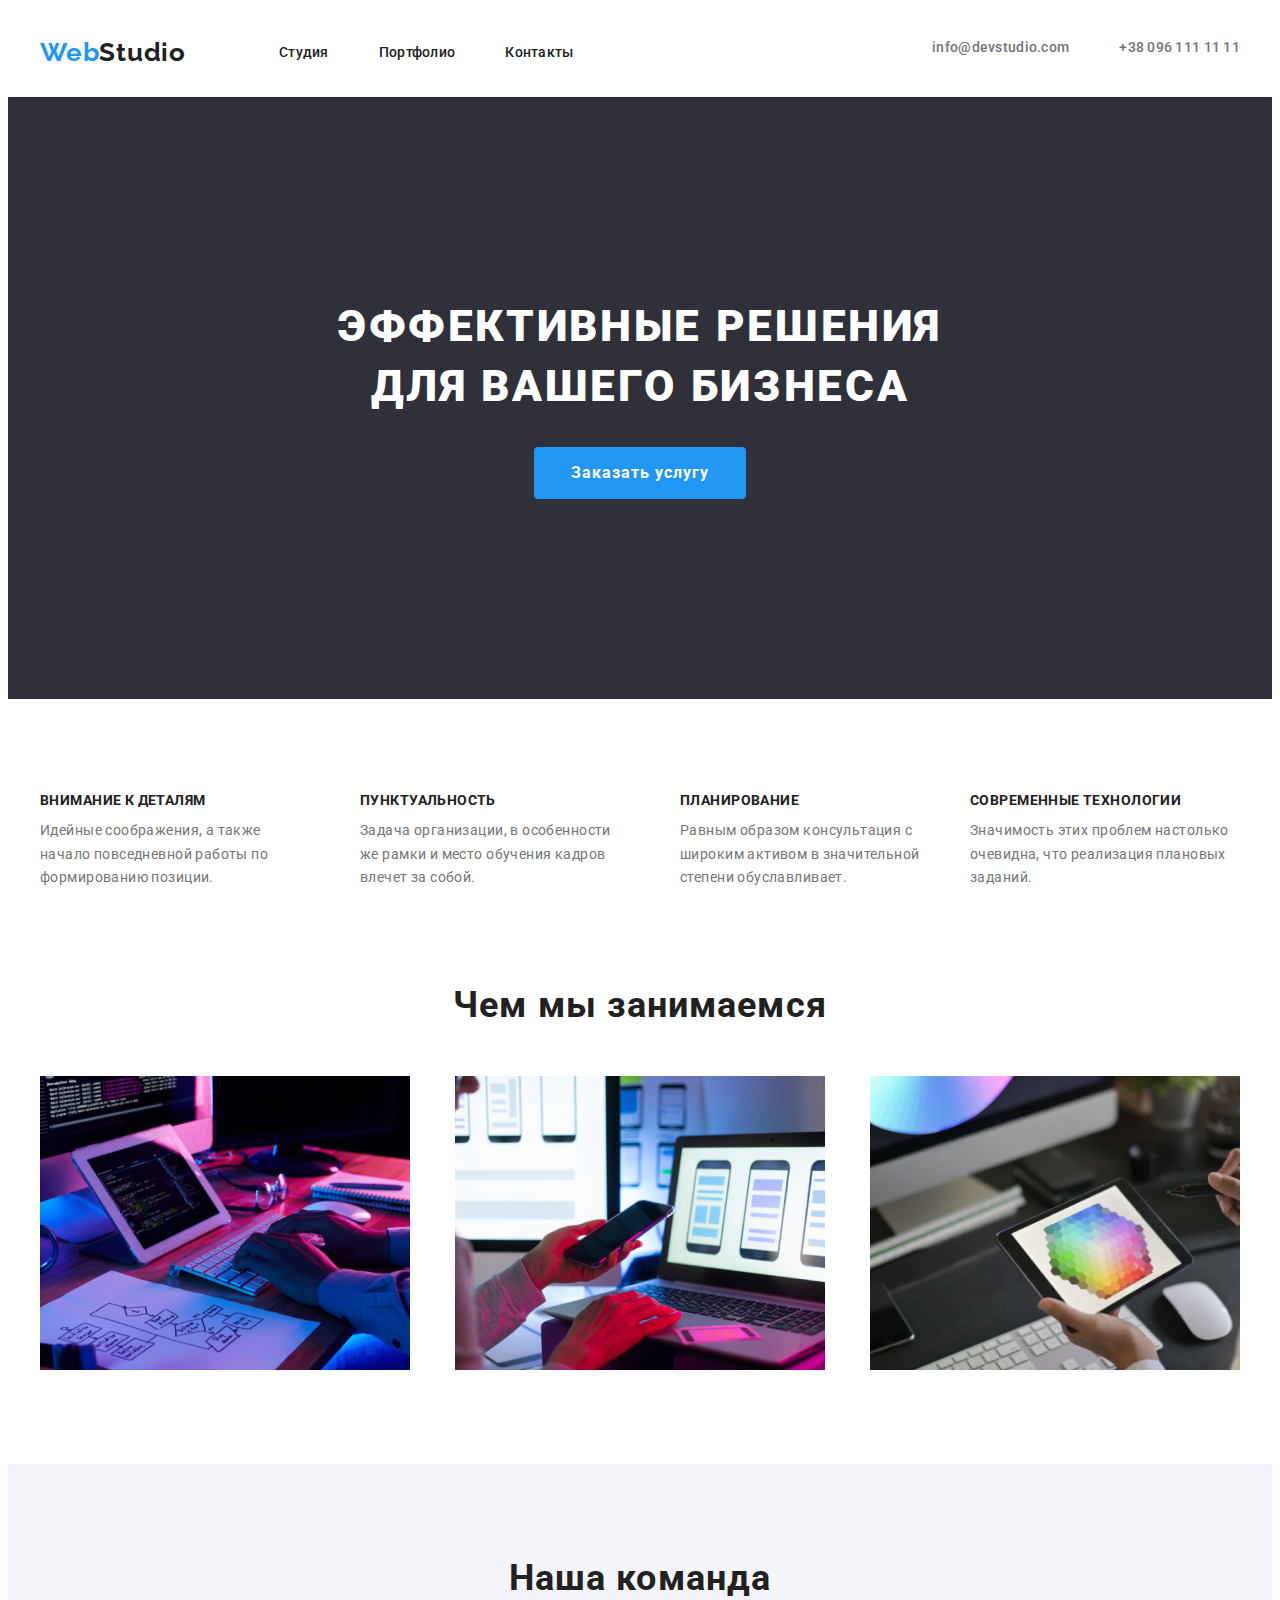
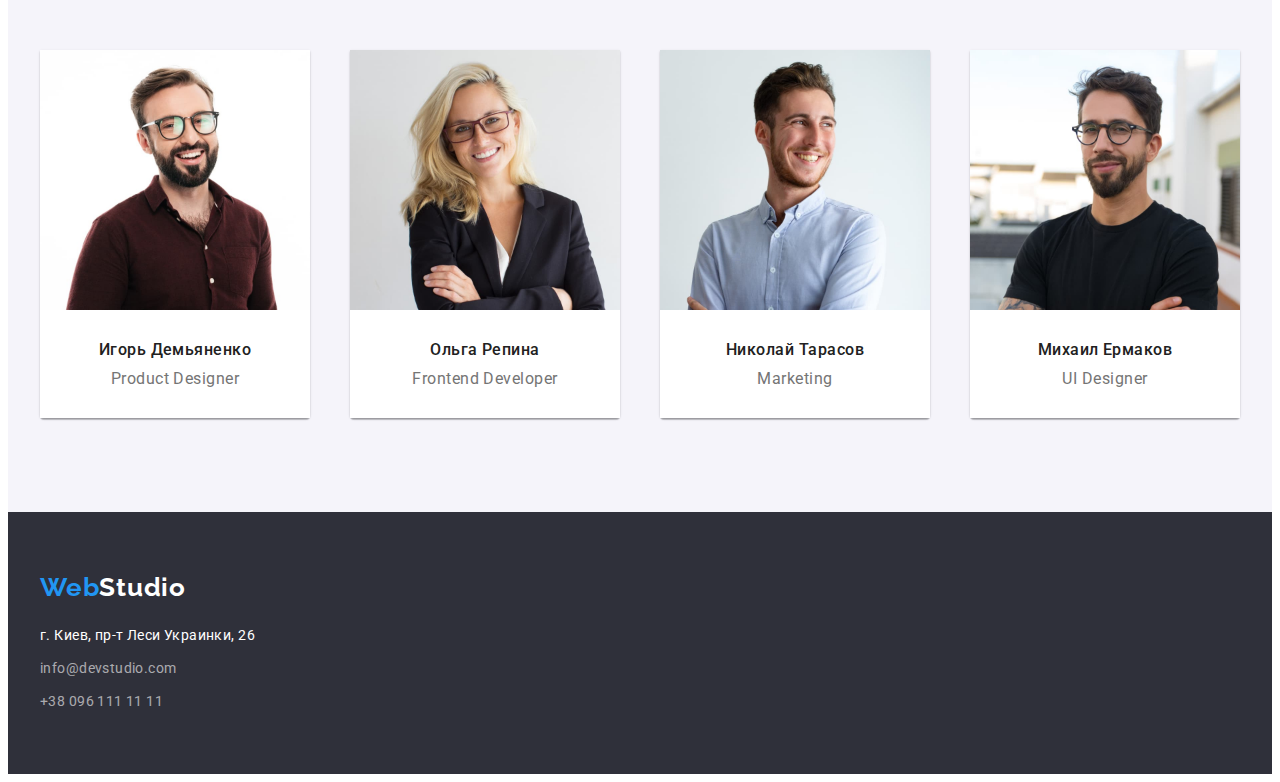
<file: index.html>
<!DOCTYPE html>
<html lang="ru">
  <head>
    <meta charset="UTF-8" />
    <meta http-equiv="X-UA-Compatible" content="IE=edge" />
    <meta name="viewport" content="width=device-width, initial-scale=1.0" />
    <title>Document</title>
    <link rel="preconnect" href="https://fonts.googleapis.com" />
    <link rel="preconnect" href="https://fonts.gstatic.com" crossorigin />
    <link
      href="https://fonts.googleapis.com/css2?family=Raleway:wght@400;500;600;700&display=swap"
      rel="stylesheet"
    />
    <link rel="preconnect" href="https://fonts.googleapis.com" />
    <link rel="preconnect" href="https://fonts.gstatic.com" crossorigin />
    <link
      href="https://fonts.googleapis.com/css2?family=Raleway:wght@400;500;600;700&family=Roboto:wght@400;500;700&display=swap"
      rel="stylesheet"
    />
    <link
      rel="stylesheet"
      href="https://cdnjs.cloudflare.com/ajax/libs/modern-normalize/1.1.0/modern-normalize.min.css"
      integrity="sha512-wpPYUAdjBVSE4KJnH1VR1HeZfpl1ub8YT/NKx4PuQ5NmX2tKuGu6U/JRp5y+Y8XG2tV+wKQpNHVUX03MfMFn9Q=="
      crossorigin="anonymous"
      referrerpolicy="no-referrer"
    />
    <link rel="stylesheet" href="./css/style.css" />
  </head>
  <body>
    <!--  Header -->

    <header class="header">
      <div class="container">
        <div class="header-content">
          <a href="" class="link-logo"><span class="logo">Web</span>Studio</a>

          <ul class="nav-list list">
            <li class="nav-item">
              <a class="link nav-link" href="">Студия</a>
            </li>
            <li class="nav-item">
              <a class="link nav-link" href="portfolio.html">Портфолио</a>
            </li>
            <li class="nav-item">
              <a class="link nav-link" href="#">Контакты</a>
            </li>
          </ul>

          <ul class="list-contact">
            <li class="contact-item">
              <a class="link contact-link" href="mailto:info@devstudio.com"
                >info@devstudio.com</a
              >
            </li>
            <li class="contact-item">
              <a class="link contact-link" href="tel:+380961111111"
                >+38 096 111 11 11</a
              >
            </li>
          </ul>
        </div>
      </div>
    </header>

    <!--  Hero  -->

    <section class="hero">
      <div class="container">
        <h1 class="hero-title">Эффективные решения для вашего бизнеса</h1>
        <button type="button" class="hero-btn">Заказать услугу</button>
      </div>
    </section>

    <!--  Work  -->

    <section class="section-work">
      <div class="container">
        <h2 class="visually-hidden">Особенности</h2>
        <ul class="work-list list">
          <li class="work-item">
            <h3 class="work-title">Внимание к деталям</h3>
            <p class="work-after-title">
              Идейные соображения, а также начало повседневной работы по
              формированию позиции.
            </p>
          </li>
          <li class="work-item">
            <h3 class="work-title">Пунктуальность</h3>
            <p class="work-after-title">
              Задача организации, в особенности же рамки и место обучения кадров
              влечет за собой.
            </p>
          </li>
          <li class="work-item">
            <h3 class="work-title">Планирование</h3>
            <p class="work-after-title">
              Равным образом консультация с широким активом в значительной
              степени обуславливает.
            </p>
          </li>
          <li>
            <h3 class="work-title">Современные технологии</h3>
            <p class="work-after-title">
              Значимость этих проблем настолько очевидна, что реализация
              плановых заданий.
            </p>
          </li>
        </ul>
      </div>
    </section>

    <!-- Example  -->

    <section class="section">
      <div class="container">
        <h2 class="example-title">Чем мы занимаемся</h2>
        <ul class="example-list list">
          <li class="example-item">
            <img src="./images/img.png" width="370" alt="Работа на планшете" />
          </li>
          <li class="example-item">
            <img
              src="./images/img1.png"
              width="370"
              alt="Работа с мобильными приложениями"
            />
          </li>
          <li class="example-item">
            <img
              src="./images/img2.png"
              width="370"
              alt="Цветовой шестиугольник Иттена"
            />
          </li>
        </ul>
      </div>
    </section>

    <!--  Team   -->

    <section class="section-team">
      <div class="container">
        <h2 class="primary-team-title">Наша команда</h2>
        <ul class="team-list list">
          <li class="team-item">
            <img
              src="./images/dem.jpg"
              width="270"
              height="260"
              alt="Игорь Демьяненко"
            />
            <div class="container-team-item">
              <h3 class="team-title">Игорь Демьяненко</h3>
              <p class="team-after-title">Product Designer</p>
            </div>
          </li>
          <li class="team-item">
            <img
              src="./images/rep.jpg"
              width="270"
              height="260"
              alt="Ольга Репина"
            />
            <div class="container-team-item">
              <h3 class="team-title">Ольга Репина</h3>
              <p class="team-after-title">Frontend Developer</p>
            </div>
          </li>
          <li class="team-item">
            <img
              src="./images/tar.jpg"
              width="270"
              height="260"
              alt="Николай Тарасов"
            />
            <div class="container-team-item">
              <h3 class="team-title">Николай Тарасов</h3>
              <p class="team-after-title">Marketing</p>
            </div>
          </li>
          <li class="team-item">
            <img
              src="./images/erm.jpg"
              width="270"
              height="260"
              alt="Михаил Ермаков"
            />
            <div class="container-team-item">
              <h3 class="team-title">Михаил Ермаков</h3>
              <p class="team-after-title">UI Designer</p>
            </div>
          </li>
        </ul>
      </div>
    </section>

    <!--  Footer      -->

    <footer class="footer">
      <div class="container">
        <a href="" class="footer-logo"><span class="logo">Web</span>Studio</a>
        <address>
          <ul class="footer-contact list">
            <li class="contact-item">
              <a class="footer-address" href=""
                >г. Киев, пр-т Леси Украинки, 26</a
              >
            </li>
            <li class="contact-item">
              <a class="link footer-link" href="mailto:info@devstudio.com"
                >info@devstudio.com</a
              >
            </li>
            <li class="contact-item">
              <a class="link footer-link" href="tel:+380961111111"
                >+38 096 111 11 11</a
              >
            </li>
          </ul>
        </address>
      </div>
    </footer>
  </body>
</html>
</file>
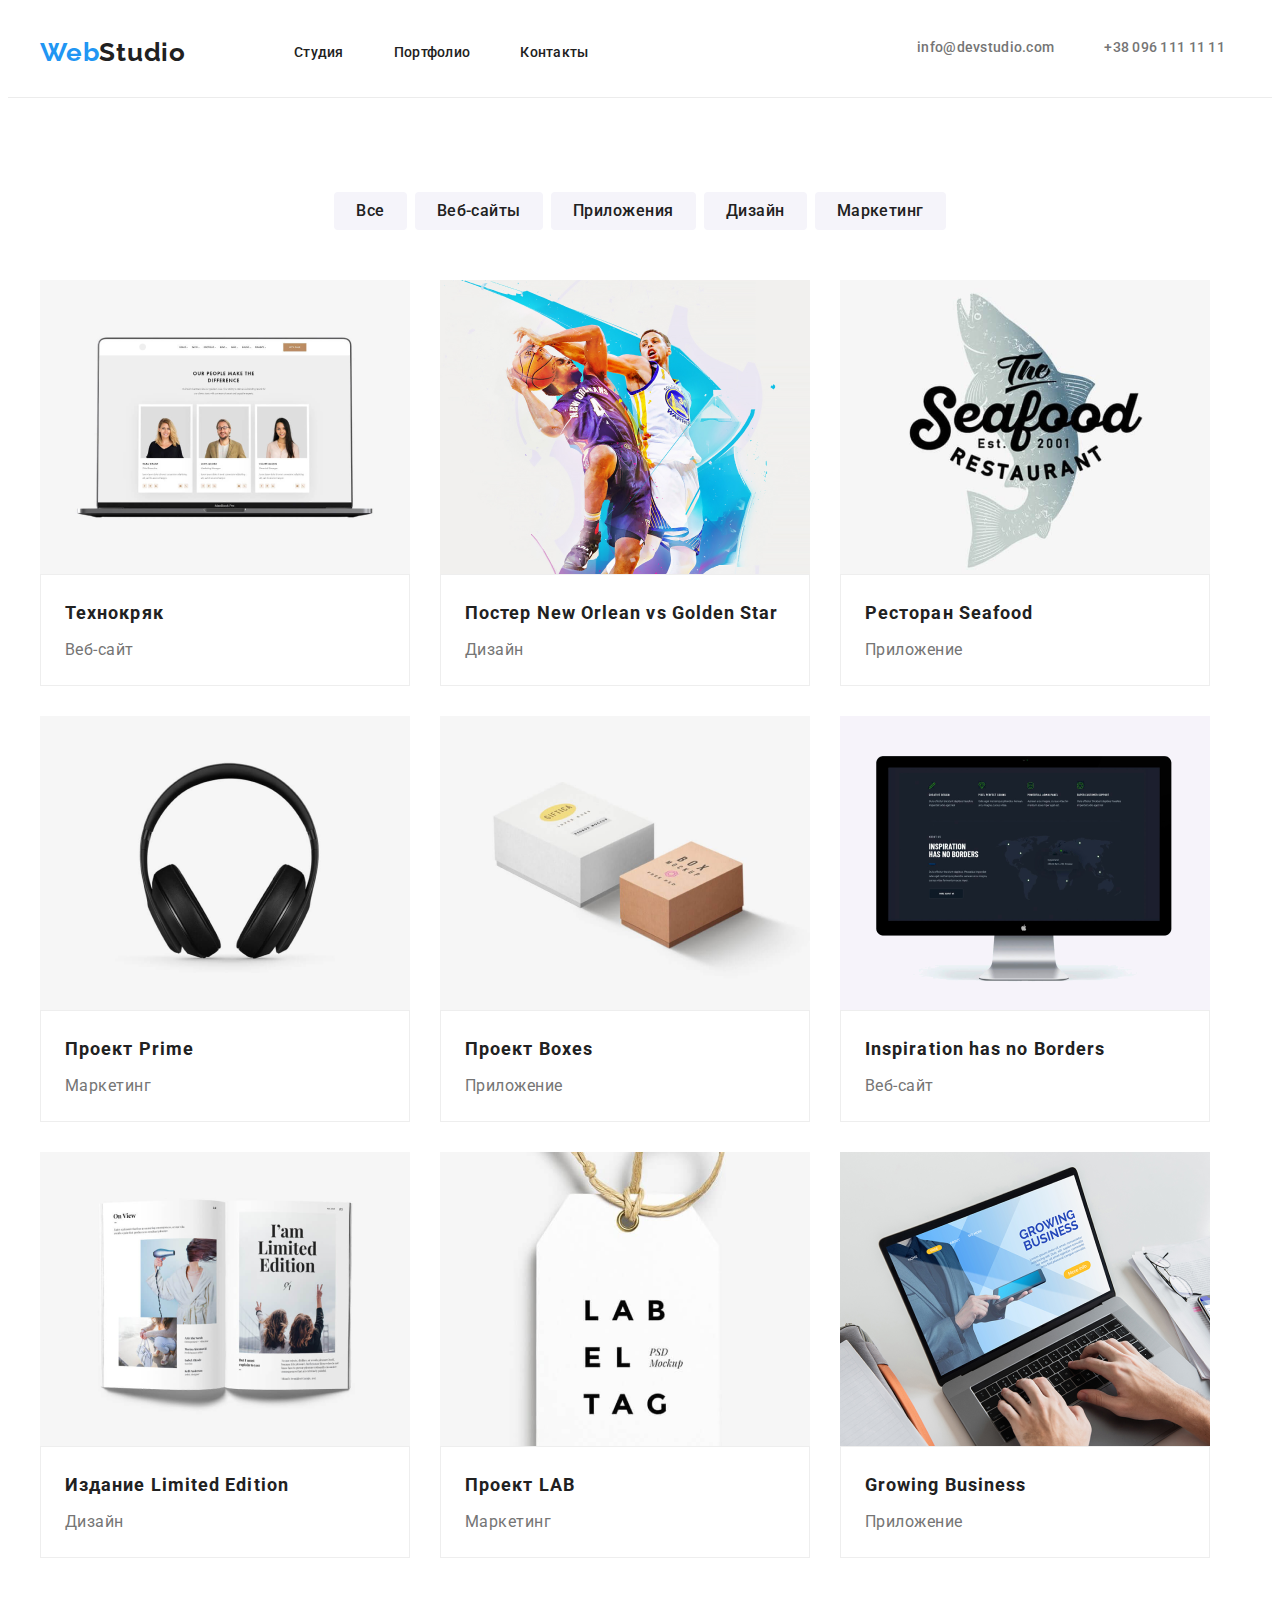
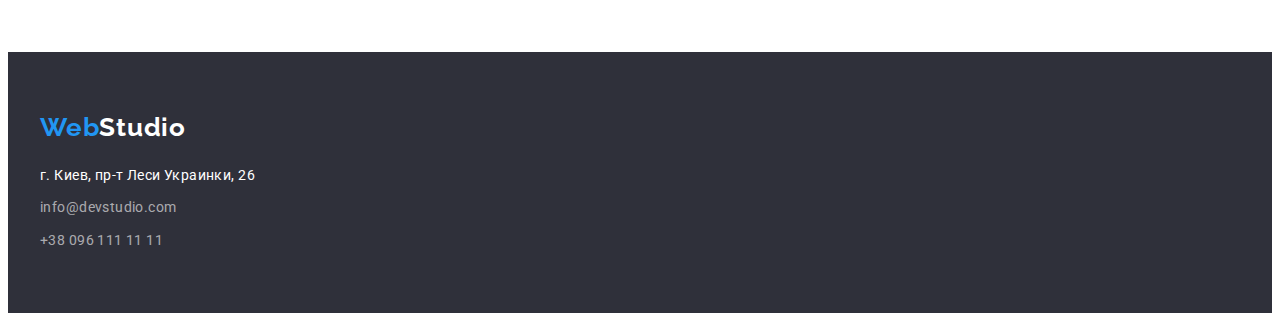
<file: portfolio.html>
<!DOCTYPE html>
<html lang="ru">
  <head>
    <meta charset="UTF-8" />
    <meta http-equiv="X-UA-Compatible" content="IE=edge" />
    <meta name="viewport" content="width=device-width, initial-scale=1.0" />
    <title>Portfolio</title>
    <link rel="preconnect" href="https://fonts.googleapis.com" />
    <link rel="preconnect" href="https://fonts.gstatic.com" crossorigin />
    <link rel="preconnect" href="https://fonts.googleapis.com" />
    <link rel="preconnect" href="https://fonts.gstatic.com" crossorigin />
    <link
      href="https://fonts.googleapis.com/css2?family=Raleway:wght@400;500;600;700&family=Roboto:wght@400;500;700&display=swap"
      rel="stylesheet"
    />
    <link
      rel="stylesheet"
      href="https://cdnjs.cloudflare.com/ajax/libs/modern-normalize/1.1.0/modern-normalize.min.css"
      integrity="sha512-wpPYUAdjBVSE4KJnH1VR1HeZfpl1ub8YT/NKx4PuQ5NmX2tKuGu6U/JRp5y+Y8XG2tV+wKQpNHVUX03MfMFn9Q=="
      crossorigin="anonymous"
      referrerpolicy="no-referrer"
    />
    <link rel="stylesheet" href="./css/style.css" />
  </head>
  <body>

    <!-- Header  -->

        <header class="header-portfolio">
          <div class="container">
             <div class="header-content">
          <a href="" class="link-logo"><span class="logo">Web</span>Studio</a>
          <nav class="header-nav">
            <ul class="nav-list list">
              <li class="nav-item">
                <a class="link nav-link" href="index.html">Студия</a>
              </li>
              <li class="nav-item">
                <a class="link nav-link" href="">Портфолио</a>
              </li>
              <li class="nav-item">
                <a class="link nav-link" href="#">Контакты</a>
              </li>
            </ul>

            <ul class="list-contact">
              <li class="contact-item">
                <a class="link contact-link" href="mailto:info@devstudio.com"
                  >info@devstudio.com</a
                >
              </li>
              <li class="contact-item">
                <a class="link contact-link" href="tel:+380961111111"
                  >+38 096 111 11 11</a
                >
              </li>
            </ul>
          </nav>
          </div>
          </div>
        </header>
      </div>

      <!--  Filter  -->

      <section class="section">
        <div class="container">
        <h2 class="visually-hidden">Наши проекты</h2>
        <ul class="filter-list list">
          <li class="filter-item">
            <button class="filter-btn" type="button">Все</button>
          </li>
          <li class="filter-item">
            <button class="filter-btn" type="button">Веб-сайты</button>
          </li>
          <li class="filter-item">
            <button class="filter-btn" type="button">Приложения</button>
          </li>
          <li class="filter-item">
            <button class="filter-btn" type="button">Дизайн</button>
          </li>
          <li class="filter-item">
            <button class="filter-btn" type="button">Маркетинг</button>
          </li>
        </ul>

        <!--  Project  -->

        
          <ul class="project-list list">
            <li class="project-item">
              <a class="project-link link" href="">
                <img src="./images/img3.png" alt="Сайт на экране ноутбука" />
                <div class="project-box">
                  <h2 class="project-title">Технокряк</h2>
                  <p class="project-text">Веб-сайт</p>
                </div>
              </a>
            </li>
            <li class="project-item">
              <a class="project-link link" href="">
                <img src="./images/img4.png" alt="Двое играют в баскетбол" />
                <div class="project-box">
                  <h2 class="project-title">
                    Постер New Orlean vs Golden Star
                  </h2>
                  <p class="project-text">Дизайн</p>
                </div>
              </a>
            </li>
            <li class="project-item">
              <a class="project-link link" href="">
                <img src="./images/img5.png" alt="Логотип ресторана" />
                <div class="project-box">
                  <h2 class="project-title">Ресторан Seafood</h2>
                  <p class="project-text">Приложение</p>
                </div>
              </a>
            </li>
            <li class="project-item">
              <a class="project-link link" href="">
                <img src="./images/img6.png" alt="Наушники" />
                <div class="project-box">
                  <h2 class="project-title">Проект Prime</h2>
                  <p class="project-text">Маркетинг</p>
                </div>
              </a>
            </li>
            <li class="project-item">
              <a class="project-link link" href="">
                <img src="./images/img7.png" alt="Две коробки" />
                <div class="project-box">
                  <h2 class="project-title">Проект Boxes</h2>
                  <p class="project-text">Приложение</p>
                </div>
              </a>
            </li>
            <li class="project-item">
              <a class="project-link link" href="">
                <img src="./images/img8.png" alt="Карта мира" />
                <div class="project-box">
                  <h2 class="project-title">Inspiration has no Borders</h2>
                  <p class="project-text">Веб-сайт</p>
                </div>
              </a>
            </li>
            <li class="project-item">
              <a class="project-link link" href="">
                <img
                  src="./images/img9.png"
                  width="370"
                  alt="Страницы журнала"
                />
                <div class="project-box">
                  <h2 class="project-title">Издание Limited Edition</h2>
                  <p class="project-text">Дизайн</p>
                </div>
              </a>
            </li>
            <li class="project-item">
              <a class="project-link link" href="">
                <img src="./images/img10.png" alt="Бумажная бирка" />
                <div class="project-box">
                  <h2 class="project-title">Проект LAB</h2>
                  <p class="project-text">Маркетинг</p>
                </div>
              </a>
            </li>
            <li class="project-item">
              <a class="project-link link" href="">
                <img
                  src="./images/img11.png"
                  alt="Руки на клавиатуре ноутбука"
                />
                <div class="project-box">
                  <h2 class="project-title">Growing Business</h2>
                  <p class="project-text">Приложение</p>
                </div>
              </a>
            </li>
          </ul>
        
        </div>
      </section>

      <!-- Footer2- -->

      <footer class="footer">
       <div class="container">
        <a href="" class="footer-logo"><span class="logo">Web</span>Studio</a>
        <address>
          <ul class="footer-contact list">
            <li class="contact-item">
              <a class="footer-address" href=""
                >г. Киев, пр-т Леси Украинки, 26</a
              >
            </li>
            <li class="contact-item">
              <a class="link footer-link" href="mailto:info@devstudio.com"
                >info@devstudio.com</a
              >
            </li>
            <li class="contact-item">
              <a class="link footer-link" href="tel:+380961111111"
                >+38 096 111 11 11</a
              >
            </li>
          </ul>
        </address>
      </div>
    </footer>
    </div>
  </body>
</html>
</file>
<file: css/style.css>
-html {
  box-sizing: border-box;
}

:root {
  --primary-text-color: #212121;
  --secondary-text-color: rgba(117, 117, 117, 1);
  --primary-title-color: #212121;
  --secondary-title-color: #ffffff;
  --link-color: #757575;
  --primary-button-color: rgba(33, 33, 33, 1);
  --secondary-button-color: rgba(255, 255, 255, 0.6);
  --primary-background-button: #f5f4fa;
  --secondary-background-button: #188ce8;
  --accent-color: #2196f3;
}

*,
*::before,
*::after {
  box-sizing: inherit;
}

body {
  font-family: Roboto, sans-serif;
  font-size: 14px;
  line-height: 1.71;
  color: var(--secondary-text-color);
}

h1,
h2,
h3,
h4,
p,
li {
  margin: 0;
}

img {
  display: block;
  max-width: 100%;
  height: auto;
}

ul {
  padding-inline-start: 0;
  margin: 0;
}

.list {
  list-style: none;
}

.link {
  text-decoration: none;
}

.container {
  width: 1200px;
  margin-left: auto;
  margin-right: auto;
  padding-left: 15px;
  padding-right: 15px;
}

.section {
  padding-top: 94px;
  padding-bottom: 94px;
}

/* -------------Header------------- */

.header-portfolio {
  border-bottom: 1px solid #ececec;
}

.header-content {
  display: flex;
  align-items: center;
  margin-left: auto;
  margin-right: auto;
}
.header-nav {
  display: flex;
  align-items: center;
  margin-left: auto;
  margin-right: auto;
  width: 1200px;
  padding-left: 15px;
  padding-right: 15px;
}

.link-logo {
  font-family: Raleway;
  font-weight: 700;
  font-size: 26px;
  line-height: 1.19;
  letter-spacing: 0.03em;
  color: var(--primary-title-color);
  text-decoration: none;
}

.logo {
  color: var(--accent-color);
}

.nav-list {
  display: flex;
  margin-left: 93px;
}

.nav-list .nav-item + .nav-item {
  margin-left: 50px;
}

.list-contact {
  display: flex;
  list-style: none;
  margin-left: auto;
}

.list-contact .contact-item + .contact-item {
  margin-left: 50px;
}

.nav-link,
.contact-link {
  display: block;
  padding-top: 32px;
  padding-bottom: 32px;
  color: var(--primary-text-color);
  font-weight: 500;
  font-size: 14px;
  line-height: 1.14;
  letter-spacing: 0.02em;
}

.contact-link {
  color: var(--link-color);
}

.nav-link:hover,
.nav-link:focus {
  color: var(--accent-color);
}

.contact-link:hover,
.contact-link:focus {
  color: var(--accent-color);
}

/* -----------Hero------------ */

.hero {
  background-color: rgba(47, 48, 58, 1);
  padding-top: 200px;
  padding-bottom: 200px;
}

/* .hero-content { */
/* margin: 0 auto; */
/* text-align: center; */
/* } */

.hero-title {
  display: block;
  margin-left: auto;
  margin-right: auto;
  text-align: center;
  width: 696px;
  font-weight: 900;
  font-size: 44px;
  line-height: 1.36;
  letter-spacing: 0.06em;
  text-transform: uppercase;
  color: var(--secondary-title-color);
}

.hero-btn {
  display: block;
  cursor: pointer;
  font-family: inherit;
  font-weight: 700;
  font-size: 16px;
  line-height: 1.87;
  letter-spacing: 0.06em;
  border-radius: 4px;
  margin-top: 30px;

  width: 200px;
  height: 50px;

  color: var(--secondary-title-color);
  background: var(--accent-color);
  border: none;
  margin-left: auto;
  margin-right: auto;
  align-items: center;
}

.hero-btn:hover,
.hero-btn:focus {
  background: var(--secondary-background-button);
}

/* ------------Work------------- */

.visually-hidden {
  position: absolute;
  width: 1px;
  height: 1px;
  margin: -1px;
  padding: 0;
  overflow: hidden;
  border: 0;
  clip: rect(0 0 0 0);
}

.section-work {
  padding-top: 94px;
  padding-bottom: 0;
}

.work-list {
  display: flex;
  justify-content: space-between;
}

.work-item {
  margin-left: 30px;
}

.work-list .work-item:first-child {
  margin-left: 0;
}

.work-title {
  font-weight: 700;
  font-size: 14px;
  line-height: 1.14;
  letter-spacing: 0.03em;
  text-transform: uppercase;
  color: var(--primary-title-color);
  margin-bottom: 10px;
}

.work-after-title {
  width: 270px;
  letter-spacing: 0.03em;
  color: var(--secondary-text-color);
}

/* --------Example----------- */

.example-list {
  display: flex;
  justify-content: space-between;
}

.example-title {
  font-weight: 700;
  font-size: 36px;
  line-height: 42px;
  text-align: center;
  letter-spacing: 0.03em;
  color: var(--primary-title-color);
  margin-top: 0;
  margin-bottom: 50px;
}

.example-item {
  margin-left: 30px;
}

.example-list .example-item:first-child {
  margin-left: 0;
}

/* -------------Team------------- */

.section-team {
  background: #f5f4fa;
  padding-top: 94px;
  padding-bottom: 94px;
}

.team-list {
  display: flex;
  justify-content: space-between;
  /* margin-left: auto; */
  /* margin-right: auto; */
  margin-top: 50px;
}

.team-item {
  margin-left: 30px;
  box-shadow: 0px 1px 3px rgba(0, 0, 0, 0.12), 0px 1px 1px rgba(0, 0, 0, 0.14),
    0px 2px 1px rgba(0, 0, 0, 0.2);
  border-radius: 0px 0px 4px 4px;
}

.team-list .team-item:first-child {
  margin-left: 0;
}

.primary-team-title {
  font-weight: 700;
  font-size: 36px;
  line-height: 1.16;
  text-align: center;
  letter-spacing: 0.03em;
  color: var(--primary-title-color);
}

.team-title {
  font-weight: 500;
  font-size: 16px;
  line-height: 1.19;
  letter-spacing: 0.03em;
  color: var(--primary-title-color);
  text-align: center;
}

.team-after-title {
  font-weight: 400;
  font-size: 16px;
  line-height: 1.19;
  letter-spacing: 0.03em;
  color: var(--secondary-text-color);
  margin-top: 10px;
  text-align: center;
}

.container-team-item {
  background: var(--secondary-title-color);
  padding-top: 30px;
  padding-bottom: 30px;
}

/* -----------Footer------------ */

.footer {
  background-color: rgba(47, 48, 58, 1);
  padding-top: 60px;
  padding-bottom: 60px;
}

.footer-logo {
  font-family: Raleway;
  font-weight: 700;
  font-size: 26px;
  line-height: 1.19;
  letter-spacing: 0.03em;
  text-decoration: none;
  color: var(--secondary-title-color);
}

address {
  font-style: normal;
}

.footer-address {
  font-weight: 400;
  font-size: 14px;
  line-height: 1.71;
  letter-spacing: 0.03em;
  color: var(--secondary-title-color);
  text-decoration: none;
}

.footer-address:hover,
.footer-address:focus {
  color: var(--secondary-title-color);
}

.footer-contact {
  margin-top: 20px;
}

.contact-item {
  margin-bottom: 9px;
}

.footer-contact .contact-item:last-child {
  margin-bottom: 0;
}

.footer-link {
  font-weight: 400;
  font-size: 14px;
  line-height: 1.71;
  letter-spacing: 0.03em;
  color: var(--secondary-button-color);
}

.footer-link:hover,
.footer-link:focus {
  color: var(--secondary-title-color);
}

/* -----------Filter-------------- */

.portfolio-container {
  width: 1170px;
  padding-left: 15px;
  padding-right: 15px;
  margin-left: auto;
  margin-right: auto;
  margin-top: 94px;
  margin-bottom: 94px;
}

.filter-list {
  display: flex;
  justify-content: center;
  margin-left: auto;
  margin-right: auto;
  margin-bottom: 50px;
}

.filter-btn {
  font-family: inherit;
  font-weight: 500;
  font-size: 16px;
  line-height: 1.62;
  text-align: center;
  letter-spacing: 0.03em;
  color: var(--primary-button-color);
  background-color: var(--primary-background-button);
  cursor: pointer;
  border-radius: 4px;
  border: none;
  padding: 6px 22px;
}

.filter-btn:hover,
.filter-btn:focus {
  color: var(--secondary-title-color);
  background: var(--secondary-background-button);
}

.filter-list .filter-item:not(:first-child) {
  margin-left: 8px;
}

/* ----------Project------------ */

.project-container {
  width: 1170px;
  padding-left: 15px;
  padding-right: 15px;
  margin-left: auto;
  margin-right: auto;
}

.project-list {
  display: flex;
  flex-wrap: wrap;
  margin: -15px -15px;
}

.project-item {
  width: 370px;
  margin: 15px;
}

.project-title {
  font-weight: 700;
  font-size: 18px;
  line-height: 2;
  letter-spacing: 0.06em;
  color: var(--primary-title-color);
}

.project-text {
  font-weight: 400;
  font-size: 16px;
  line-height: 1.87;
  letter-spacing: 0.03em;
  color: var(--secondary-text-color);

  margin-top: 4px;
}

.project-box {
  padding: 20px 24px;
  border: 1px solid #eeeeee;
}
</file>
